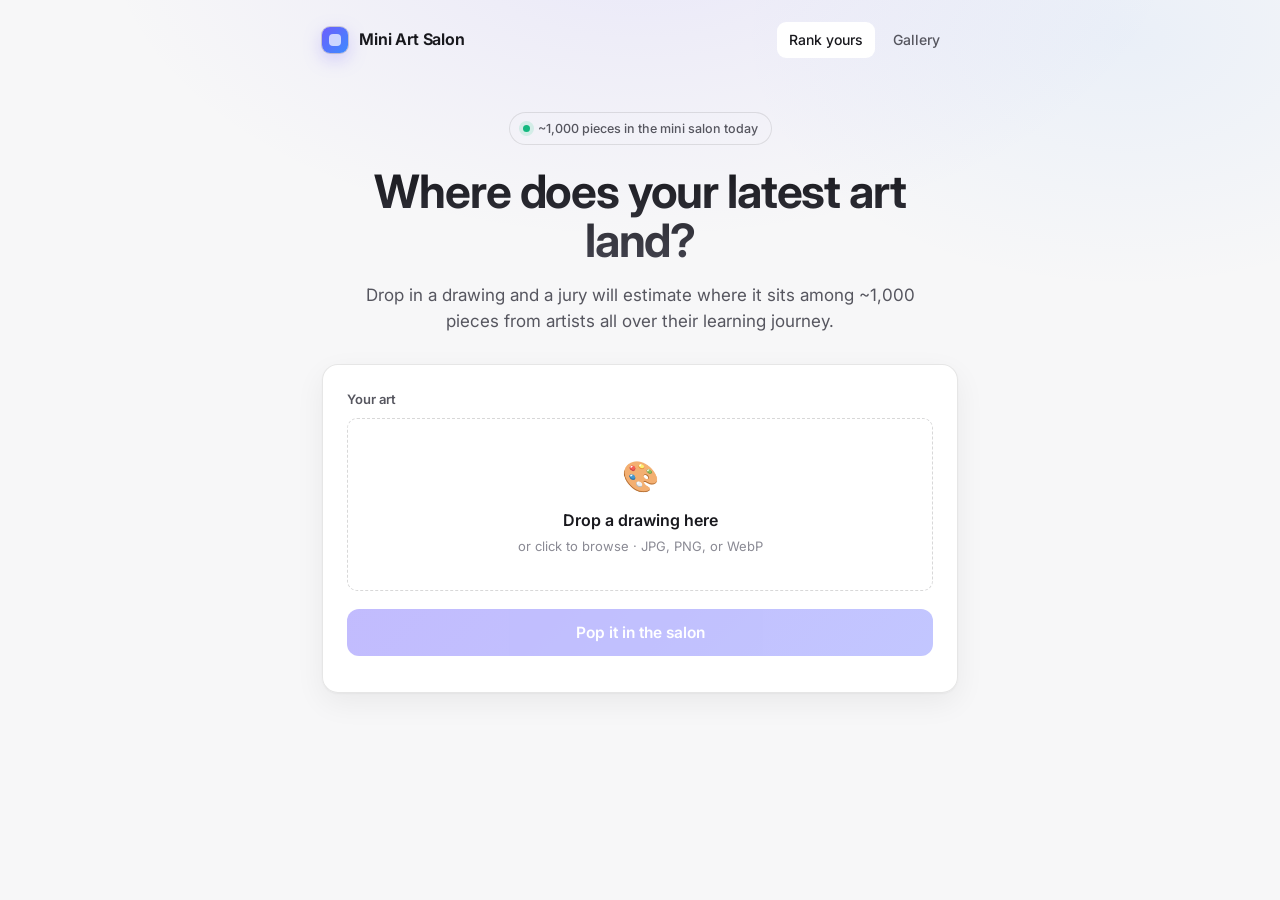
<file: reddit_art_ranker_cloud/frontend/index.html>
<!doctype html>
<html lang="en">
<head>
<meta charset="utf-8">
<meta name="viewport" content="width=device-width, initial-scale=1">
<title>Mini Art Salon · Get a sense where your latest art stacks up</title>
<meta name="description" content="Drop in a drawing and a jury will estimate where it sits among ~1,000 pieces from artists all over their learning journey.">
<link rel="preconnect" href="https://fonts.googleapis.com">
<link rel="preconnect" href="https://fonts.gstatic.com" crossorigin>
<link href="https://fonts.googleapis.com/css2?family=Inter:wght@400;500;600;680&display=swap" rel="stylesheet">
<link rel="icon" type="image/svg+xml" href="favicon.svg">
<link rel="stylesheet" href="style.css">
</head>
<body>
<div class="wrap narrow">

  <nav class="nav">
    <a class="brand" href="index.html"><span class="dot"></span> Mini Art Salon</a>
    <div class="nav-links">
      <a href="index.html" class="active">Rank yours</a>
      <a href="gallery.html">Gallery</a>
      <span class="auth-slot"></span>
    </div>
  </nav>

  <header class="hero">
    <span class="pill"><span class="blink"></span> ~1,000 pieces in the mini salon today</span>
    <h1>Where does your latest art land?</h1>
    <p class="lede">Drop in a drawing and a jury will estimate where it sits among ~1,000 pieces from artists all over their learning journey.</p>
  </header>

  <!-- ── Submit ── -->
  <div class="panel" id="form-card">
    <span class="label">Your art</span>
    <label class="drop" id="drop" for="file">
      <input type="file" id="file" accept="image/jpeg,image/png,image/webp" hidden>
      <img id="preview" alt="">
      <div id="drop-text">
        <div class="ico">🎨</div>
        <div class="big">Drop a drawing here</div>
        <div class="small">or click to browse · JPG, PNG, or WebP</div>
      </div>
    </label>
    <button class="btn" id="go" disabled>Pop it in the salon</button>
    <p id="form-msg" class="status"></p>
  </div>

  <!-- ── Progress ── -->
  <div class="panel hidden" id="progress-card">
    <div class="progress">
      <div class="spinner"></div>
      <div class="msg" id="progress-msg">Walking it into the salon…</div>
      <div class="sub" id="progress-sub">This usually takes a minute or so. Hang tight!</div>
      <div class="track"><i id="track-fill" style="width:6%"></i></div>
    </div>
  </div>

  <!-- ── Result ── -->
  <div class="hidden" id="result-card"></div>

</div>

<script src="config.js"></script>
<script src="app.js"></script>
<script src="auth.js"></script>
<script src="https://accounts.google.com/gsi/client" async defer></script>
<script>
// Live API (set in config.js). Override via window.API_URL.
const API_URL = window.API_URL || "https://gt5jcvia2l.execute-api.us-east-1.amazonaws.com";
// v2 runs a single, fixed pool — no picker, no pool references in the UI.
const POOL = "learntodraw";

const $ = (id) => document.getElementById(id);
let selectedFile = null;

// ── file picking (click + drag/drop) ──
function setFile(f) {
  if (!f || !/^image\/(jpeg|png|webp)$/.test(f.type)) {
    $("form-msg").innerHTML = `<span class="err">That doesn’t look like a JPG, PNG, or WebP image.</span>`;
    return;
  }
  selectedFile = f;
  $("form-msg").textContent = "";
  const img = $("preview");
  img.src = URL.createObjectURL(f);
  img.style.display = "block";
  $("drop-text").classList.add("hidden");
  $("drop").classList.add("has-image");
  $("go").disabled = false;
}

$("file").addEventListener("change", (e) => setFile(e.target.files[0]));

const drop = $("drop");
["dragenter", "dragover"].forEach(ev => drop.addEventListener(ev, (e) => {
  e.preventDefault(); drop.classList.add("over");
}));
["dragleave", "drop"].forEach(ev => drop.addEventListener(ev, (e) => {
  e.preventDefault(); drop.classList.remove("over");
}));
drop.addEventListener("drop", (e) => {
  if (e.dataTransfer.files && e.dataTransfer.files[0]) setFile(e.dataTransfer.files[0]);
});

$("go").addEventListener("click", submit);

// apiJson, esc, ordinal, rangeBar, openLightbox, openComparison come from app.js.

async function submit() {
  $("go").disabled = true;
  $("form-card").classList.add("hidden");
  $("progress-card").classList.remove("hidden");
  const setMsg = (m, sub) => {
    $("progress-msg").textContent = m;
    if (sub != null) $("progress-sub").textContent = sub;
  };
  const setBar = (pct) => $("track-fill").style.width = Math.max(6, Math.min(100, pct)) + "%";

  try {
    setMsg("Uploading your piece…", "Sending it over to the salon.");
    setBar(12);
    const up = await apiJson(`${API_URL}/uploads`, {
      method: "POST", headers: { "Content-Type": "application/json" },
      body: JSON.stringify({ content_type: selectedFile.type }),
    });

    const put = await fetch(up.upload_url, {
      method: "PUT", headers: { "Content-Type": selectedFile.type }, body: selectedFile,
    });
    if (!put.ok) throw new Error(`upload failed (${put.status})`);
    setBar(22);

    // Single fixed pool; no title is collected or shown. When signed in, attach
    // the Google token so the finished result is saved to the user's salon.
    const subHeaders = { "Content-Type": "application/json" };
    const tok = window.MAS_AUTH && MAS_AUTH.token();
    if (tok) subHeaders["Authorization"] = "Bearer " + tok;
    const sub = await apiJson(`${API_URL}/submissions`, {
      method: "POST", headers: subHeaders,
      body: JSON.stringify({ pool: POOL, image_key: up.image_key }),
    });

    await poll(sub.job_id, setMsg, setBar);
  } catch (e) {
    $("progress-card").innerHTML =
      `<p class="err">Hmm, something hiccuped: ${esc(e.message)}</p>
       <button class="btn ghost" onclick="location.reload()">Try again</button>`;
  }
}

async function poll(jobId, setMsg, setBar) {
  for (let i = 0; i < 240; i++) {
    const job = await apiJson(`${API_URL}/submissions/${jobId}`);
    if (job.status === "running" && job.progress?.round) {
      const { round, total } = job.progress;
      setMsg(`The jury’s having a look… round ${round} of ${total}`,
             "Comparing your piece against real submissions, a handful at a time.");
      setBar(25 + (round / total) * 70);
    } else if (job.status === "queued") {
      setMsg("Gathering the jury…", "Almost there.");
      setBar(18);
    } else if (job.status === "done") {
      setBar(100);
      return render(job.result, jobId);
    } else if (job.status === "error") {
      throw new Error(job.error || "the jury got stuck");
    }
    await new Promise(r => setTimeout(r, 1500));
  }
  throw new Error("this is taking longer than expected — try again in a bit");
}

let currentJobId = null;

// The list of jury rounds, each opening a detail modal.
function comparisonsHtml(res) {
  const cs = res.comparisons || [];
  if (!cs.length) return "";
  const faced = (cs[0].size || 1) - 1;
  return `
    <h2 class="section-h">How the jury saw it <span class="muted">· ${cs.length} rounds</span></h2>
    <p class="muted">Each round, your piece was set beside ${faced} others and ranked. The note
      is what the jury said about your piece that round — open details to read the rest of the group.</p>
    <div class="cmp-list">${cs.map(c => `
      <div class="cmp-entry">
        <div class="cmp-row">
          <span class="info">Round <b>${c.cmp_id}</b>${c.phase ? ` · ${esc(c.phase)}` : ""} ·
            ${c.flagged_not_art
              ? `<span class="na">set aside</span>`
              : `placed <b>${c.rank ?? "—"}/${c.size}</b>`}</span>
          ${rangeBar(c.min_pctl, c.max_pctl, res.not_art ? null : res.percentile, c.avg_pctl)}
          <a href="#" data-cmp="${c.cmp_id}">details ›</a>
        </div>
        <div class="cmp-rationale" data-rat="${c.cmp_id}"></div>
      </div>`).join("")}</div>`;
}

// Pull each round's note for YOUR piece (the candidate) and show it inline.
// Cached via fetchComparison so the details modal opens instantly afterward.
function loadOwnRationales(res) {
  (res.comparisons || []).forEach(async (c) => {
    const el = document.querySelector(`#result-card .cmp-rationale[data-rat="${c.cmp_id}"]`);
    if (!el) return;
    try {
      const detail = await fetchComparison(`${API_URL}/submissions/${currentJobId}/comparisons/${c.cmp_id}`);
      const me = (detail.members || []).find((m) => m.is_candidate);
      if (me && me.rationale) el.innerHTML = `“${esc(me.rationale)}”`;
      else el.remove();
    } catch (_) { el.remove(); }
  });
}

function render(res, jobId) {
  currentJobId = jobId;
  $("progress-card").classList.add("hidden");
  const card = $("result-card");
  card.classList.remove("hidden");

  // The jury didn't score it (read as an unfinished sketch every round). No fake
  // percentile — explain gently and invite a finished piece.
  if (res.not_art) {
    card.innerHTML = `
      <div class="panel">
        <div class="result-hero">
          <img class="art zoomable" src="${res.image_url}" data-cap="${esc("Your piece")}">
          <div class="body">
            <div class="headline">${esc(res.headline.headline)}</div>
            <div class="subline" style="margin-top:6px">${esc(res.headline.subline)}</div>
            ${res.not_art_reason ? `<div class="feedback"><b>What the jury said:</b><br>${esc(res.not_art_reason)}</div>` : ""}
            <p class="muted" style="margin-top:12px">Tip: a finished, clearly photographed
              drawing or painting gets a spot on the wall.</p>
          </div>
        </div>
        ${comparisonsHtml(res)}
        ${salonNote()}
        <button class="btn ghost" style="margin-top:18px" onclick="location.reload()">↑ Try another piece</button>
      </div>`;
    wireResult();
    loadOwnRationales(res);
    return;
  }

  const cap = esc(`Your piece — ${ordinal(res.percentile)} percentile`
    + (res.feedback ? `. ${res.feedback}` : ""));
  card.innerHTML = `
    <div class="panel">
      <div class="result-hero">
        <img class="art zoomable" src="${res.image_url}" data-cap="${cap}">
        <div class="body">
          <div class="headline">${esc(res.headline.headline)}</div>
          <div class="score">${res.percentile}<sup>${ordinalSuffix(res.percentile)}</sup></div>
          <div class="score-label">percentile in the salon</div>
          <div class="meter"><div class="grad"></div>
            <div class="mark" style="left:calc(${res.percentile}% - 2px)"></div></div>
          <div class="subline" style="margin-top:10px">${esc(res.headline.subline)}</div>
        </div>
      </div>
      ${res.feedback ? `<div class="feedback"><b>What the jury said:</b><br>${esc(res.feedback)}</div>` : ""}
      ${comparisonsHtml(res)}
      ${salonNote()}
      <button class="btn ghost" style="margin-top:18px" onclick="location.reload()">↑ Rank another piece</button>
    </div>`;
  wireResult();
  loadOwnRationales(res);
}

// Signed-in submissions are saved to the user's salon by the worker; point them to it.
function salonNote() {
  return (window.MAS_AUTH && MAS_AUTH.user())
    ? `<p class="muted" style="margin-top:16px">✓ Saved to your salon — <a href="mysalon.html">see your pieces over time ›</a></p>`
    : "";
}

function ordinalSuffix(n) {
  const s = ["th", "st", "nd", "rd"], v = n % 100;
  return s[(v - 20) % 10] || s[v] || s[0];
}

function wireResult() {
  document.querySelectorAll('#result-card a[data-cmp]').forEach(a =>
    a.addEventListener("click", (e) => {
      e.preventDefault();
      openComparison(`${API_URL}/submissions/${currentJobId}/comparisons/${a.dataset.cmp}`,
                     { pool: POOL });
    }));
}

$("result-card").addEventListener("click", (e) => {
  const img = e.target.closest("img.zoomable");
  if (img) openLightbox(img.src, escapeHtml(img.getAttribute("data-cap") || ""));
});
</script>
</body>
</html>
</file>
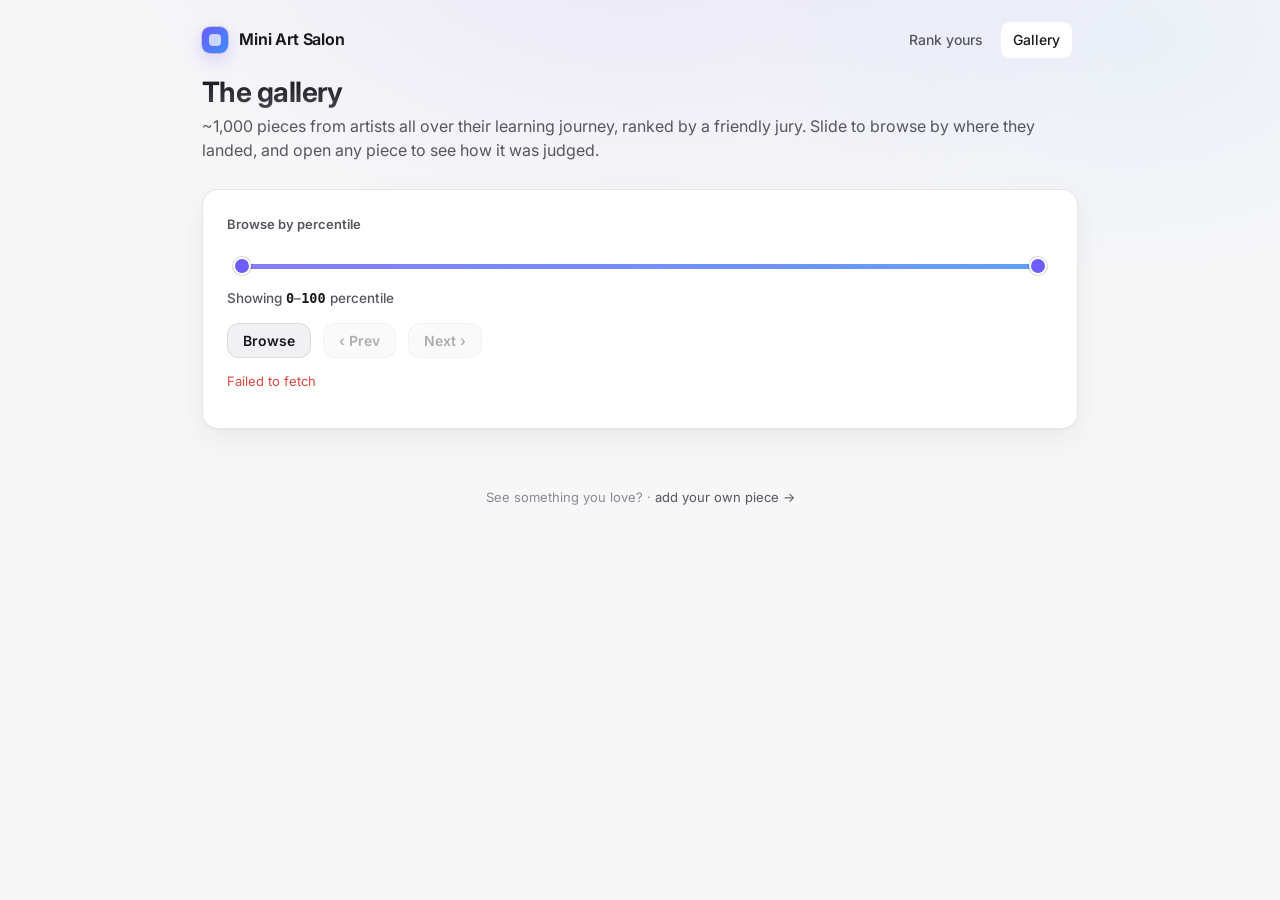
<file: reddit_art_ranker_cloud/frontend/gallery.html>
<!doctype html>
<html lang="en">
<head>
<meta charset="utf-8">
<meta name="viewport" content="width=device-width, initial-scale=1">
<title>Gallery · Mini Art Salon</title>
<meta name="description" content="Wander ~1,000 pieces from artists at every stage of their learning journey — filter by where they landed and peek at how the jury judged each one.">
<link rel="preconnect" href="https://fonts.googleapis.com">
<link rel="preconnect" href="https://fonts.gstatic.com" crossorigin>
<link href="https://fonts.googleapis.com/css2?family=Inter:wght@400;500;600;680&display=swap" rel="stylesheet">
<link rel="icon" type="image/svg+xml" href="favicon.svg">
<link rel="stylesheet" href="style.css">
</head>
<body>
<div class="wrap">

  <nav class="nav">
    <a class="brand" href="index.html"><span class="dot"></span> Mini Art Salon</a>
    <div class="nav-links">
      <a href="index.html">Rank yours</a>
      <a href="gallery.html" class="active">Gallery</a>
      <span class="auth-slot"></span>
    </div>
  </nav>

  <h1 class="page-title">The gallery</h1>
  <p class="page-sub">~1,000 pieces from artists all over their learning journey, ranked by a friendly
    jury. Slide to browse by where they landed, and open any piece to see how it was judged.</p>

  <div class="panel">
    <span class="label">Browse by percentile</span>
    <div class="toolbar">
      <div class="range-wrap">
        <div class="range-track"></div>
        <div class="range-fill" id="fill"></div>
        <input type="range" id="lo" min="0" max="100" value="0">
        <input type="range" id="hi" min="0" max="100" value="100">
      </div>
    </div>
    <div class="range-readout">Showing <b id="loOut">0</b>–<b id="hiOut">100</b><sup></sup> percentile</div>
    <div class="toolbar" style="margin-top:14px">
      <button class="btn ghost" id="load">Browse</button>
      <button class="btn ghost" id="prev" disabled>‹ Prev</button>
      <button class="btn ghost" id="next" disabled>Next ›</button>
      <span class="pageinfo" id="pageInfo"></span>
    </div>
    <p class="muted" id="msg"></p>
  </div>

  <div class="grid" id="results"></div>

  <footer class="foot">
    See something you love? · <a href="index.html">add your own piece →</a>
  </footer>
</div>

<script src="config.js"></script>
<script src="app.js"></script>
<script src="auth.js"></script>
<script src="https://accounts.google.com/gsi/client" async defer></script>
<script>
const API_URL = window.API_URL || "https://gt5jcvia2l.execute-api.us-east-1.amazonaws.com";
const POOL = "learntodraw";
const $ = (id) => document.getElementById(id);
const PAGE = 24;
let offset = 0, total = 0;

// ── dual slider ──
const lo = $("lo"), hi = $("hi");
function syncSlider() {
  let a = +lo.value, b = +hi.value;
  if (a > b) { [a, b] = [b, a]; }
  $("loOut").textContent = a;
  $("hiOut").textContent = b;
  $("fill").style.left = a + "%";
  $("fill").style.width = (b - a) + "%";
}
lo.addEventListener("input", syncSlider);
hi.addEventListener("input", syncSlider);
function rangeVals() {
  const a = +lo.value, b = +hi.value;
  return a <= b ? [a, b] : [b, a];
}

async function browse() {
  const [min, max] = rangeVals();
  $("msg").textContent = "Loading…";
  try {
    const data = await apiJson(
      `${API_URL}/pools/${POOL}/pieces?min=${min}&max=${max}&offset=${offset}&limit=${PAGE}`);
    total = data.total;
    renderPieces(data.pieces);
    const from = total ? offset + 1 : 0;
    const to = Math.min(offset + PAGE, total);
    $("pageInfo").textContent = total ? `${from}–${to} of ${total}` : "";
    $("prev").disabled = offset <= 0;
    $("next").disabled = offset + PAGE >= total;
    $("msg").textContent = total ? "" : "No pieces in this range — try widening it.";
  } catch (e) {
    $("msg").innerHTML = `<span class="err">${esc(e.message)}</span>`;
  }
}

function renderPieces(pieces) {
  const root = $("results");
  root.innerHTML = "";
  pieces.forEach(p => {
    const el = document.createElement("div");
    el.className = "tile";
    el.innerHTML = `
      <img class="thumb" src="${p.image_url || ""}" alt="" loading="lazy">
      <div class="info">
        <div class="pctl">${p.percentile}<sup>${ordinalSuffix(p.percentile)}</sup></div>
        <div class="rank-badge">percentile in the salon</div>
        <div class="links">
          <a href="piece.html?id=${encodeURIComponent(p.piece_id)}">where it landed ›</a>
        </div>
      </div>`;
    el.querySelector(".thumb").addEventListener("click", () => openLightbox(p.image_url,
      `<b>a salon piece</b><br><span class="pct">${ordinal(p.percentile)}</span> percentile in the salon`));
    root.appendChild(el);
  });
}

function ordinalSuffix(n) {
  const s = ["th", "st", "nd", "rd"], v = n % 100;
  return s[(v - 20) % 10] || s[v] || s[0];
}

$("load").addEventListener("click", () => { offset = 0; browse(); });
$("prev").addEventListener("click", () => { offset = Math.max(0, offset - PAGE); browse(); });
$("next").addEventListener("click", () => { offset += PAGE; browse(); });

syncSlider();
browse();
</script>
</body>
</html>
</file>
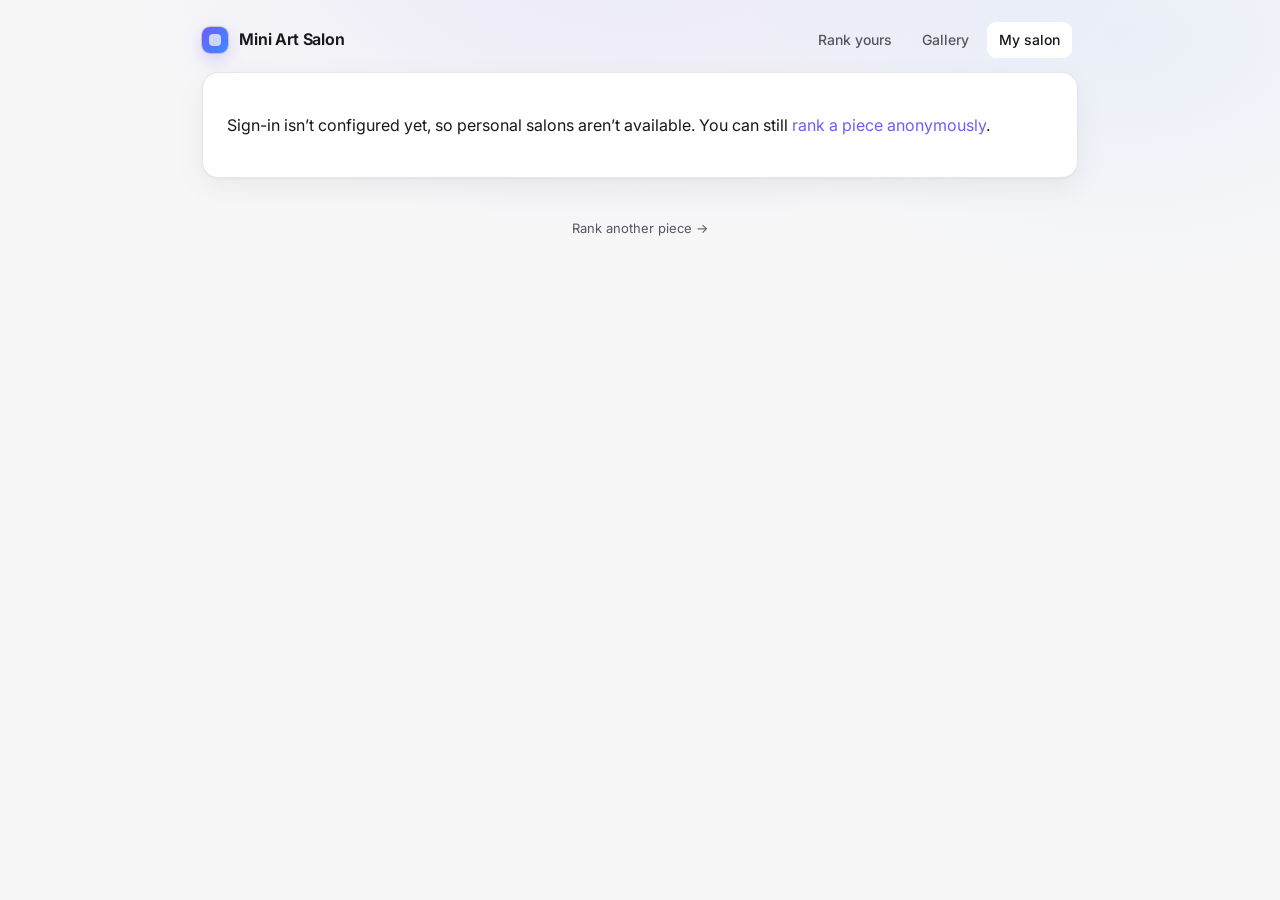
<file: reddit_art_ranker_cloud/frontend/mysalon.html>
<!doctype html>
<html lang="en">
<head>
<meta charset="utf-8">
<meta name="viewport" content="width=device-width, initial-scale=1">
<title>My salon · Mini Art Salon</title>
<meta name="description" content="Your own mini salon — every piece you've submitted, where the jury placed it, and how your work is tracking over time.">
<link rel="preconnect" href="https://fonts.googleapis.com">
<link rel="preconnect" href="https://fonts.gstatic.com" crossorigin>
<link href="https://fonts.googleapis.com/css2?family=Inter:wght@400;500;600;680&display=swap" rel="stylesheet">
<link rel="icon" type="image/svg+xml" href="favicon.svg">
<link rel="stylesheet" href="style.css">
</head>
<body>
<div class="wrap">

  <nav class="nav">
    <a class="brand" href="index.html"><span class="dot"></span> Mini Art Salon</a>
    <div class="nav-links">
      <a href="index.html">Rank yours</a>
      <a href="gallery.html">Gallery</a>
      <a href="mysalon.html" class="active">My salon</a>
      <span class="auth-slot"></span>
    </div>
  </nav>

  <div id="root"><p class="muted">Loading…</p></div>

  <footer class="foot"><a href="index.html">Rank another piece →</a></footer>
</div>

<script src="config.js"></script>
<script src="app.js"></script>
<script src="auth.js"></script>
<script src="https://accounts.google.com/gsi/client" async defer></script>
<script>
const API_URL = window.API_URL || "https://gt5jcvia2l.execute-api.us-east-1.amazonaws.com";
const POOL = "learntodraw";
const $ = (id) => document.getElementById(id);

function ordinalSuffix(n) {
  const s = ["th", "st", "nd", "rd"], v = n % 100;
  return s[(v - 20) % 10] || s[v] || s[0];
}
function fmtDate(iso) {
  if (!iso) return "";
  const d = new Date(iso);
  return isNaN(d) ? "" : d.toLocaleDateString(undefined, { month: "short", day: "numeric", year: "numeric" });
}

// ── render is driven by auth state: signed out -> sign-in prompt; signed in ->
// load the salon. MAS_AUTH.onChange fires now and on every sign in/out. ──
// onChange fires immediately with the current user and again on every sign
// in/out, so this is the single source of truth for what the page shows.
let booted = false;
MAS_AUTH.onChange((user) => {
  if (!window.GOOGLE_CLIENT_ID) return renderDisabled();
  if (!user) return renderSignedOut();
  if (!booted) { booted = true; loadSalon(user); }
});

function renderDisabled() {
  booted = false;
  $("root").innerHTML = `<div class="panel"><p>Sign-in isn’t configured yet, so personal salons
    aren’t available. You can still <a href="index.html">rank a piece anonymously</a>.</p></div>`;
}

function renderSignedOut() {
  booted = false;
  $("root").innerHTML = `
    <header class="hero" style="padding:30px 0 18px">
      <h1>Your own mini salon</h1>
      <p class="lede">Sign in to keep every piece you submit — its placement, the jury’s notes,
        and how your work tracks over time.</p>
    </header>
    <div class="panel" style="text-align:center">
      <span class="label" style="text-align:center">Sign in to continue</span>
      <div class="auth-slot" style="display:flex;justify-content:center;margin-top:10px"></div>
    </div>`;
  // Populate the freshly-inserted .auth-slot with the Google button.
  if (window.MAS_AUTH && MAS_AUTH.refresh) MAS_AUTH.refresh();
}

async function loadSalon(user) {
  $("root").innerHTML = `<p class="muted">Gathering your salon…</p>`;
  try {
    await MAS_AUTH.authedJson(`${API_URL}/me`);           // register/refresh profile
    const data = await MAS_AUTH.authedJson(`${API_URL}/me/salon`);
    renderSalon(user, data.pieces || []);
  } catch (e) {
    $("root").innerHTML = `<div class="panel"><p class="err">Couldn’t load your salon: ${esc(e.message)}</p></div>`;
  }
}

function renderSalon(user, pieces) {
  const ranked = pieces.filter(p => !p.not_art && p.percentile != null);
  const name = (user.name || "").split(" ")[0] || "there";
  if (!pieces.length) {
    $("root").innerHTML = `
      <header class="hero" style="padding:30px 0 18px">
        <h1>Welcome, ${esc(name)}</h1>
        <p class="lede">Your salon is empty for now. Rank a piece and it’ll land here.</p>
      </header>
      <div class="panel" style="text-align:center">
        <a class="btn" style="max-width:280px;margin:0 auto" href="index.html">Pop a piece in the salon</a>
      </div>`;
    return;
  }

  $("root").innerHTML = `
    <header class="hero" style="padding:30px 0 14px">
      <h1>${esc(name)}’s salon</h1>
      <p class="lede">${pieces.length} piece${pieces.length === 1 ? "" : "s"} ·
        ${ranked.length ? `best placement <b>${ordinal(Math.max.apply(null, ranked.map(p => p.percentile)))}</b> percentile` : "none ranked yet"}</p>
    </header>
    ${trendPanel(ranked)}
    <div class="grid" id="salon-grid"></div>`;

  const grid = $("salon-grid");
  pieces.forEach(p => {
    const el = document.createElement("div");
    el.className = "tile";
    const placed = p.not_art || p.percentile == null;
    el.innerHTML = `
      <img class="thumb" src="${p.image_url || ""}" alt="" loading="lazy">
      <div class="info">
        ${placed
          ? `<div class="pctl" style="font-size:16px">Set aside</div>`
          : `<div class="pctl">${p.percentile}<sup>${ordinalSuffix(p.percentile)}</sup></div>`}
        <div class="rank-badge">${placed ? "not ranked" : "percentile in the salon"} · ${esc(fmtDate(p.submitted_at))}</div>
        <div class="links">
          <a href="#" data-piece="${esc(p.piece_id)}">view ›</a>
          <a href="#" class="del" data-del="${esc(p.piece_id)}" title="Remove">remove</a>
        </div>
      </div>`;
    el.querySelector(".thumb").addEventListener("click", () => openLightbox(p.image_url,
      placed ? `<b>your piece</b><br>set aside this time` :
      `<b>your piece</b><br><span class="pct">${ordinal(p.percentile)}</span> percentile in the salon`));
    el.querySelector("[data-piece]").addEventListener("click", (e) => { e.preventDefault(); viewPiece(p.piece_id); });
    el.querySelector("[data-del]").addEventListener("click", (e) => { e.preventDefault(); delPiece(p.piece_id, el); });
    grid.appendChild(el);
  });
}

// ── percentile-over-time: a tiny inline SVG sparkline of placements, oldest to
// newest. No chart library — just a polyline + dots over a 0–100 band. ──
function trendPanel(ranked) {
  if (ranked.length < 2) return "";
  const pts = ranked.slice().sort((a, b) => (a.submitted_at || "").localeCompare(b.submitted_at || ""));
  const W = 560, H = 120, padX = 8, padY = 12;
  const n = pts.length;
  const x = (i) => padX + (i * (W - 2 * padX)) / (n - 1);
  const y = (v) => padY + (1 - v / 100) * (H - 2 * padY);
  const line = pts.map((p, i) => `${i ? "L" : "M"}${x(i).toFixed(1)},${y(p.percentile).toFixed(1)}`).join(" ");
  const dots = pts.map((p, i) =>
    `<circle cx="${x(i).toFixed(1)}" cy="${y(p.percentile).toFixed(1)}" r="3.5"></circle>`).join("");
  return `
    <div class="panel trend">
      <span class="label">Your placements over time</span>
      <svg viewBox="0 0 ${W} ${H}" class="spark" preserveAspectRatio="none" role="img" aria-label="percentile over time">
        <line x1="${padX}" y1="${y(50)}" x2="${W - padX}" y2="${y(50)}" class="mid"></line>
        <path d="${line}" class="ln" fill="none"></path>
        ${dots}
      </svg>
      <div class="trend-axis"><span>oldest</span><span>newest</span></div>
    </div>`;
}

// ── one piece's full detail: hero + feedback + the jury rounds (each opens the
// shared comparison modal, loaded with an authed fetch since salons are private). ──
async function viewPiece(pieceId) {
  $("root").innerHTML = `<p class="muted">Loading piece…</p>`;
  let p;
  try {
    p = await MAS_AUTH.authedJson(`${API_URL}/me/salon/${encodeURIComponent(pieceId)}`);
  } catch (e) {
    $("root").innerHTML = `<div class="panel"><p class="err">Couldn’t load: ${esc(e.message)}</p>
      <button class="btn ghost" onclick="location.reload()">← Back to salon</button></div>`;
    return;
  }
  const summary = p.comparisons || [];
  const placed = p.not_art || p.percentile == null;
  $("root").innerHTML = `
    <p class="crumb"><a href="#" id="back">‹ My salon</a></p>
    <div class="panel">
      <div class="result-hero">
        <img id="hero-img" class="art zoomable" src="${p.image_url || ""}" alt="">
        <div class="body">
          <div class="headline">${esc(p.headline && p.headline.headline || "Your piece")}</div>
          ${placed ? `<div class="subline" style="margin-top:8px">${esc(p.headline && p.headline.subline || "The jury set this one aside.")}</div>`
            : `<div class="score">${p.percentile}<sup>${ordinalSuffix(p.percentile)}</sup></div>
               <div class="score-label">percentile in the salon</div>
               <div class="meter"><div class="grad"></div>
                 <div class="mark" style="left:calc(${p.percentile}% - 2px)"></div></div>`}
          <div class="subline" style="margin-top:10px">Submitted ${esc(fmtDate(p.submitted_at))}</div>
        </div>
      </div>
      ${p.feedback ? `<div class="feedback"><b>What the jury said:</b><br>${esc(p.feedback)}</div>` : ""}
      ${summary.length ? `
        <h2 class="section-h">How the jury saw it <span class="muted">· ${summary.length} rounds</span></h2>
        <div class="cmp-list">${summary.map(c => `
          <div class="cmp-entry"><div class="cmp-row">
            <span class="info">Round <b>${c.cmp_id}</b>${c.phase ? ` · ${esc(c.phase)}` : ""} ·
              ${c.flagged_not_art ? `<span class="na">set aside</span>` : `placed <b>${c.rank ?? "—"}/${c.size}</b>`}</span>
            ${rangeBar(c.min_pctl, c.max_pctl, placed ? null : p.percentile, c.avg_pctl)}
            <a href="#" data-cmp="${c.cmp_id}">details ›</a>
          </div></div>`).join("")}</div>` : ""}
      <div style="display:flex;gap:10px;margin-top:18px;flex-wrap:wrap">
        <button class="btn ghost" id="back2">← Back to salon</button>
        <button class="btn ghost" id="del" style="color:var(--bad)">Remove from salon</button>
      </div>
    </div>`;

  $("hero-img").addEventListener("click", () => openLightbox(p.image_url, `<b>your piece</b>`));
  const back = () => { booted = false; const u = MAS_AUTH.user(); if (u) { booted = true; loadSalon(u); } };
  $("back").addEventListener("click", (e) => { e.preventDefault(); back(); });
  $("back2").addEventListener("click", back);
  $("del").addEventListener("click", async () => {
    if (!confirm("Remove this piece from your salon? This can’t be undone.")) return;
    try {
      await MAS_AUTH.authedJson(`${API_URL}/me/salon/${encodeURIComponent(pieceId)}`, { method: "DELETE" });
      back();
    } catch (e) { alert("Couldn’t remove: " + e.message); }
  });
  document.querySelectorAll('a[data-cmp]').forEach(a =>
    a.addEventListener("click", (e) => {
      e.preventDefault();
      openComparison(`${API_URL}/me/salon/${encodeURIComponent(pieceId)}/comparisons/${a.dataset.cmp}`,
        { pool: POOL, fetcher: (url) => MAS_AUTH.authedJson(url) });
    }));
}

async function delPiece(pieceId, el) {
  if (!confirm("Remove this piece from your salon? This can’t be undone.")) return;
  try {
    await MAS_AUTH.authedJson(`${API_URL}/me/salon/${encodeURIComponent(pieceId)}`, { method: "DELETE" });
    el.remove();
  } catch (e) { alert("Couldn’t remove: " + e.message); }
}
</script>
</body>
</html>
</file>
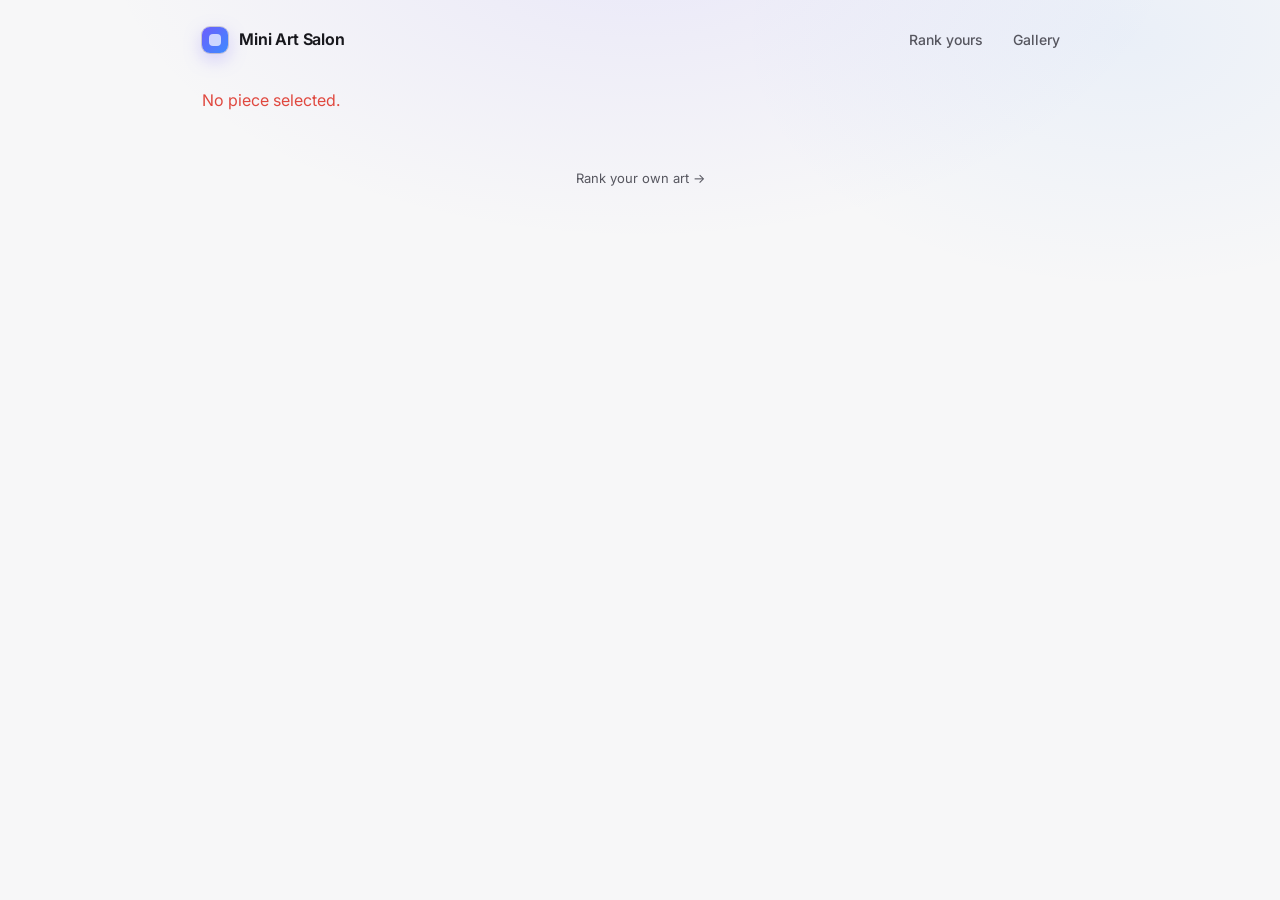
<file: reddit_art_ranker_cloud/frontend/piece.html>
<!doctype html>
<html lang="en">
<head>
<meta charset="utf-8">
<meta name="viewport" content="width=device-width, initial-scale=1">
<title>A work of art · Mini Art Salon</title>
<link rel="preconnect" href="https://fonts.googleapis.com">
<link rel="preconnect" href="https://fonts.gstatic.com" crossorigin>
<link href="https://fonts.googleapis.com/css2?family=Inter:wght@400;500;600;680&display=swap" rel="stylesheet">
<link rel="icon" type="image/svg+xml" href="favicon.svg">
<link rel="stylesheet" href="style.css">
</head>
<body>
<div class="wrap">

  <nav class="nav">
    <a class="brand" href="index.html"><span class="dot"></span> Mini Art Salon</a>
    <div class="nav-links">
      <a href="index.html">Rank yours</a>
      <a href="gallery.html">Gallery</a>
      <span class="auth-slot"></span>
    </div>
  </nav>

  <div id="root"><p class="muted">Loading…</p></div>

  <footer class="foot"><a href="index.html">Rank your own art →</a></footer>
</div>

<script src="config.js"></script>
<script src="app.js"></script>
<script src="auth.js"></script>
<script src="https://accounts.google.com/gsi/client" async defer></script>
<script>
const API_URL = window.API_URL || "https://gt5jcvia2l.execute-api.us-east-1.amazonaws.com";
const POOL = "learntodraw";
const $ = (id) => document.getElementById(id);
const PIECE = new URLSearchParams(location.search).get("id");
let piece = null;

async function load() {
  if (!PIECE) {
    $("root").innerHTML = `<p class="err">No piece selected.</p>`;
    return;
  }
  try {
    piece = await apiJson(`${API_URL}/pools/${POOL}/pieces/${PIECE}`);
    render();
  } catch (e) {
    $("root").innerHTML = `<p class="err">Couldn’t load this piece: ${esc(e.message)}</p>`;
  }
}

function ordinalSuffix(n) {
  const s = ["th", "st", "nd", "rd"], v = n % 100;
  return s[(v - 20) % 10] || s[v] || s[0];
}

function render() {
  const p = piece;
  const summary = p.comparisons_summary || [];
  $("root").innerHTML = `
    <div class="panel">
      <div class="result-hero">
        <img id="hero-img" class="art zoomable" src="${p.image_url || ""}" alt="">
        <div class="body">
          <div class="headline">A piece from the salon</div>
          <div class="score">${p.percentile}<sup>${ordinalSuffix(p.percentile)}</sup></div>
          <div class="score-label">percentile in the salon</div>
          <div class="meter"><div class="grad"></div>
            <div class="mark" style="left:calc(${p.percentile}% - 2px)"></div></div>
          <div class="stats">
            <div class="stat"><div class="k">Percentile</div><div class="v">${ordinal(p.percentile)}</div></div>
            <div class="stat"><div class="k">Rounds judged</div><div class="v">${summary.length}</div></div>
          </div>
        </div>
      </div>

      <h2 class="section-h">How the jury saw it <span class="muted">· ${summary.length} rounds</span></h2>
      <p class="muted">Each row is one round this piece was judged in. The bar shows the
        percentile range of that group; the marker is where this piece sat. The note is
        what the jury said about this piece that round — open details to read the rest of the group.</p>
      <div class="cmp-list">${summary.map(c => `
        <div class="cmp-entry">
          <div class="cmp-row">
            <span class="info">Round <b>${c.cmp_id}</b> · placed <b>${c.rank ?? "—"}/${c.size}</b></span>
            ${rangeBar(c.min_pctl, c.max_pctl, p.percentile, c.avg_pctl)}
            <a href="#" data-cmp="${c.cmp_id}">details ›</a>
          </div>
          <div class="cmp-rationale" data-rat="${c.cmp_id}"></div>
        </div>`).join("")}</div>
    </div>`;

  $("hero-img").addEventListener("click", () => openLightbox(p.image_url,
    `<b>a salon piece</b><br><span class="pct">${ordinal(p.percentile)}</span> percentile in the salon`));
  document.querySelectorAll('a[data-cmp]').forEach(a =>
    a.addEventListener("click", (e) => {
      e.preventDefault();
      openComparison(`${API_URL}/pools/${POOL}/comparisons/${a.dataset.cmp}`,
                     { pool: POOL, currentPieceId: PIECE });
    }));
  loadRationales(summary);
}

// Pull each round's note for THIS piece and show it inline. Uses the cached
// fetchComparison so opening "details" afterward is instant. The other pieces'
// notes still live behind the details modal.
function loadRationales(summary) {
  summary.forEach(async (c) => {
    const el = document.querySelector(`.cmp-rationale[data-rat="${c.cmp_id}"]`);
    if (!el) return;
    try {
      const detail = await fetchComparison(`${API_URL}/pools/${POOL}/comparisons/${c.cmp_id}`);
      const me = (detail.members || []).find((m) => m.piece_id === PIECE);
      if (me && me.rationale) el.innerHTML = `“${escapeHtml(me.rationale)}”`;
      else el.remove();
    } catch (_) { el.remove(); }
  });
}

load();
</script>
</body>
</html>
</file>
<file: reddit_art_ranker_cloud/frontend/style.css>
/* ── Mini Art Salon · v2 ──────────────────────────────────────────────────────
   A clean, dark, OpenRouter-flavored design system shared by index.html,
   gallery.html, and piece.html. Type is Inter; numbers are tabular monospace.
   Everything is anonymous — no piece titles, no outside source links. */

:root {
  --bg:          #f7f7f8;
  --bg-soft:     #ffffff;
  --panel:       #ffffff;
  --panel-2:     #f1f1f4;
  --panel-hover: #ececef;
  --border:      rgba(13,13,18,.10);
  --border-2:    rgba(13,13,18,.16);

  --text:        #18181d;
  --text-dim:    #56565f;
  --text-faint:  #8a8a94;

  --accent:      #6d5efc;
  --accent-2:    #3d8bff;
  --accent-soft: rgba(109,94,252,.08);
  --accent-line: rgba(109,94,252,.24);
  --good:        #14b87f;
  --warn:        #e0a400;
  --bad:         #e0483f;

  --radius:      16px;
  --radius-sm:   10px;
  --mono:        ui-monospace, "SF Mono", "JetBrains Mono", "Cascadia Code", Menlo, Consolas, monospace;
  --sans:        "Inter", -apple-system, "Segoe UI", system-ui, sans-serif;
  --shadow:      0 1px 2px rgba(13,13,18,.04), 0 10px 30px rgba(13,13,18,.06);
}

* { box-sizing: border-box; }

html { -webkit-text-size-adjust: 100%; }

body {
  margin: 0;
  font-family: var(--sans);
  color: var(--text);
  background: var(--bg);
  line-height: 1.55;
  -webkit-font-smoothing: antialiased;
  text-rendering: optimizeLegibility;
  /* soft violet glow up top, like the OpenRouter hero */
  background-image:
    radial-gradient(900px 520px at 50% -8%, rgba(109,94,252,.10), transparent 60%),
    radial-gradient(700px 460px at 88% 4%, rgba(61,139,255,.07), transparent 55%);
  background-repeat: no-repeat;
  min-height: 100vh;
}

a { color: var(--accent); text-decoration: none; }
a:hover { color: #a99dff; }

.wrap { max-width: 920px; margin: 0 auto; padding: 0 22px; }
.wrap.narrow { max-width: 680px; }

/* ── top nav ────────────────────────────────────────────────────────────── */
.nav {
  display: flex; align-items: center; justify-content: space-between;
  padding: 22px 0 14px; gap: 16px;
}
.brand { display: flex; align-items: center; gap: 11px; font-weight: 650;
  letter-spacing: -.01em; color: var(--text); font-size: 16px; }
.brand:hover { color: var(--text); }
.brand .dot {
  width: 26px; height: 26px; border-radius: 8px; flex: 0 0 auto;
  background: linear-gradient(135deg, var(--accent), var(--accent-2));
  box-shadow: 0 0 0 1px var(--border-2), 0 6px 18px rgba(139,124,255,.35);
  position: relative;
}
.brand .dot::after {
  content: ""; position: absolute; inset: 7px;
  border-radius: 4px; background: rgba(255,255,255,.7);
}
.nav-links { display: flex; gap: 6px; align-items: center; }
.nav-links a {
  color: var(--text-dim); font-size: 14px; font-weight: 500;
  padding: 7px 12px; border-radius: 9px;
}
.nav-links a:hover { color: var(--text); background: var(--panel); }
.nav-links a.active { color: var(--text); background: var(--panel); }

/* ── auth (Google sign-in chip / button) ────────────────────────────────── */
.auth-slot { display: inline-flex; align-items: center; }
.auth-btn-holder { display: inline-flex; align-items: center; min-height: 32px; }
.auth-chip { display: inline-flex; align-items: center; gap: 8px; }
.auth-chip img { width: 26px; height: 26px; border-radius: 50%; object-fit: cover;
  border: 1px solid var(--border-2); }
.auth-chip a { color: var(--text-dim); font-size: 14px; font-weight: 500;
  padding: 7px 12px; border-radius: 9px; }
.auth-chip a:hover { color: var(--text); background: var(--panel); }
.auth-out { background: none; border: 0; cursor: pointer; color: var(--text-faint);
  font: inherit; font-size: 13px; padding: 6px 8px; border-radius: 8px; }
.auth-out:hover { color: var(--text); background: var(--panel-2); }

/* ── salon: percentile-over-time sparkline ──────────────────────────────── */
.trend { padding: 18px 22px; }
.trend .spark { width: 100%; height: 130px; display: block; margin-top: 6px; overflow: visible; }
.trend .spark .ln { stroke: var(--accent); stroke-width: 2.5; vector-effect: non-scaling-stroke;
  stroke-linecap: round; stroke-linejoin: round; }
.trend .spark circle { fill: var(--accent); }
.trend .spark .mid { stroke: var(--border-2); stroke-width: 1; stroke-dasharray: 3 4;
  vector-effect: non-scaling-stroke; }
.trend-axis { display: flex; justify-content: space-between; font-size: 12px;
  color: var(--text-faint); margin-top: 4px; }
.tile .links .del { color: var(--text-faint); }
.tile .links .del:hover { color: var(--bad); }

/* ── hero ───────────────────────────────────────────────────────────────── */
.hero { text-align: center; padding: 40px 0 30px; }
.pill {
  display: inline-flex; align-items: center; gap: 8px;
  font-size: 12.5px; color: var(--text-dim); font-weight: 500;
  padding: 6px 13px; border: 1px solid var(--border);
  border-radius: 999px; background: rgba(255,255,255,.02);
  margin-bottom: 22px;
}
.pill .blink { width: 7px; height: 7px; border-radius: 50%; background: var(--good);
  box-shadow: 0 0 0 4px rgba(70,211,154,.18); }
h1 {
  font-size: clamp(30px, 5vw, 46px); line-height: 1.07; margin: 0 0 16px;
  letter-spacing: -.025em; font-weight: 680;
  background: linear-gradient(180deg, #18181d, #44444f);
  -webkit-background-clip: text; background-clip: text; color: transparent;
}
.lede { font-size: 17px; color: var(--text-dim); max-width: 560px;
  margin: 0 auto; }
.page-title { font-size: 28px; letter-spacing: -.02em; margin: 6px 0 6px; }
.page-sub { color: var(--text-dim); margin: 0 0 26px; }

/* ── cards / panels ─────────────────────────────────────────────────────── */
.panel {
  background: linear-gradient(180deg, var(--panel), var(--bg-soft));
  border: 1px solid var(--border);
  border-radius: var(--radius);
  box-shadow: var(--shadow);
  padding: 24px;
}
.panel + .panel { margin-top: 18px; }

/* ── form / dropzone ────────────────────────────────────────────────────── */
.label { display: block; font-size: 13px; font-weight: 600; color: var(--text-dim);
  margin: 0 0 9px; }

.drop {
  display: block;
  border: 1.5px dashed var(--border-2); border-radius: var(--radius-sm);
  padding: 34px 20px; text-align: center; cursor: pointer;
  transition: border-color .15s, background .15s; background: rgba(255,255,255,.015);
}
.drop:hover, .drop.over { border-color: var(--accent-line); background: var(--accent-soft); }
.drop .ico { font-size: 30px; opacity: .85; }
.drop .big { font-weight: 600; margin: 8px 0 3px; color: var(--text); }
.drop .small { font-size: 13px; color: var(--text-faint); }
.drop.has-image { padding: 16px; }
#preview { max-width: 100%; max-height: 260px; border-radius: 8px; display: none;
  margin: 0 auto; box-shadow: 0 8px 28px rgba(0,0,0,.4); }

.btn {
  display: inline-flex; align-items: center; justify-content: center; gap: 9px;
  width: 100%; margin-top: 18px; cursor: pointer;
  font-family: var(--sans); font-size: 15.5px; font-weight: 600; color: #fff;
  padding: 14px 22px; border: 0; border-radius: 12px;
  background: linear-gradient(135deg, var(--accent), #6f78ff);
  box-shadow: 0 8px 24px rgba(139,124,255,.32), 0 1px 0 rgba(255,255,255,.18) inset;
  transition: transform .08s, box-shadow .15s, opacity .15s;
}
.btn:hover:not(:disabled) { transform: translateY(-1px); box-shadow: 0 12px 30px rgba(139,124,255,.42); }
.btn:active:not(:disabled) { transform: translateY(0); }
.btn:disabled { opacity: .42; cursor: default; box-shadow: none; }
.btn.ghost {
  width: auto; margin: 0; background: var(--panel-2); color: var(--text);
  box-shadow: 0 0 0 1px var(--border) inset; font-size: 14px; padding: 9px 16px;
}
.btn.ghost:hover:not(:disabled) { background: var(--panel-hover); transform: none; box-shadow: 0 0 0 1px var(--border-2) inset; }
.btn.ghost:disabled { opacity: .35; }

.status { color: var(--text-dim); font-size: 14px; margin: 12px 0 0; }
.err { color: var(--bad); }
.muted { color: var(--text-faint); font-size: 13px; }
.hidden { display: none !important; }

/* ── progress ───────────────────────────────────────────────────────────── */
.progress { text-align: center; padding: 38px 22px; }
.spinner {
  width: 34px; height: 34px; margin: 0 auto 18px; border-radius: 50%;
  border: 3px solid var(--border-2); border-top-color: var(--accent);
  animation: spin .8s linear infinite;
}
@keyframes spin { to { transform: rotate(360deg); } }
.progress .msg { font-size: 16px; color: var(--text); font-weight: 500; }
.progress .sub { color: var(--text-faint); font-size: 13.5px; margin-top: 6px; }
.track { height: 6px; border-radius: 4px; background: var(--panel-2); margin: 20px auto 0;
  max-width: 320px; overflow: hidden; }
.track > i { display: block; height: 100%; border-radius: 4px;
  background: linear-gradient(90deg, var(--accent), var(--accent-2)); transition: width .4s; }

/* ── result hero ────────────────────────────────────────────────────────── */
.result-hero { display: flex; gap: 24px; flex-wrap: wrap; align-items: flex-start; }
.result-hero .art {
  width: 220px; max-width: 100%; border-radius: 12px; cursor: zoom-in;
  box-shadow: 0 10px 34px rgba(0,0,0,.5); object-fit: cover;
}
.result-hero .body { flex: 1 1 280px; min-width: 0; }
.score {
  font-family: var(--mono); font-size: 76px; line-height: .95; font-weight: 600;
  letter-spacing: -.03em;
  background: linear-gradient(135deg, var(--accent), var(--accent-2));
  -webkit-background-clip: text; background-clip: text; color: transparent;
}
.score sup { font-size: 26px; -webkit-text-fill-color: var(--text-dim); top: -.7em; }
.score-label { color: var(--text-dim); font-size: 14px; margin-top: 4px; }
.headline { font-size: 19px; font-weight: 600; margin: 0 0 4px; letter-spacing: -.01em; }
.subline { color: var(--text-faint); font-size: 13px; }

/* gradient percentile meter */
.meter { height: 10px; border-radius: 6px; position: relative; margin: 18px 0 8px;
  background: var(--panel-2); overflow: visible; }
.meter .grad { position: absolute; inset: 0; border-radius: 6px; opacity: .9;
  background: linear-gradient(90deg, #ff7a7a, #f6c454, #46d39a); }
.meter .mark { position: absolute; top: -5px; bottom: -5px; width: 4px; border-radius: 3px;
  background: #18181d; box-shadow: 0 0 0 2px #fff, 0 1px 6px rgba(13,13,18,.35); }

.feedback {
  background: var(--accent-soft); border: 1px solid var(--accent-line);
  border-radius: var(--radius-sm); padding: 15px 18px; margin: 20px 0; font-size: 14.5px;
}
.feedback b { color: #cfc7ff; }

/* ── stat row ───────────────────────────────────────────────────────────── */
.stats { display: flex; gap: 10px; flex-wrap: wrap; margin-top: 14px; }
.stat { background: var(--panel-2); border: 1px solid var(--border); border-radius: 10px;
  padding: 9px 14px; }
.stat .k { font-size: 11px; color: var(--text-faint); text-transform: uppercase;
  letter-spacing: .06em; }
.stat .v { font-family: var(--mono); font-size: 17px; font-weight: 600; color: var(--text); }

/* ── comparison list (rounds) ───────────────────────────────────────────── */
.section-h { font-size: 17px; margin: 26px 0 4px; letter-spacing: -.01em; }
.cmp-list { margin-top: 12px; border-top: 1px solid var(--border); }
.cmp-entry { border-bottom: 1px solid var(--border); }
.cmp-row { display: flex; align-items: center; justify-content: space-between; gap: 14px;
  padding: 11px 2px 4px; font-size: 13.5px; }
.cmp-rationale { padding: 1px 2px 11px; font-size: 13px; line-height: 1.5;
  color: var(--text-dim); font-style: italic; }
.cmp-row .info { color: var(--text-dim); flex: 1 1 auto; min-width: 0; }
.cmp-row .info b { color: var(--text); font-variant-numeric: tabular-nums; }
.cmp-row .na { color: var(--bad); font-weight: 600; }
.cmp-row a { white-space: nowrap; font-weight: 500; }

/* ── gallery grid ───────────────────────────────────────────────────────── */
.toolbar { display: flex; gap: 12px; align-items: center; flex-wrap: wrap; }
.range-wrap { position: relative; height: 34px; margin: 6px 6px 2px; flex: 1 1 260px; }
.range-wrap input[type=range] { position: absolute; left: 0; top: 8px; width: 100%;
  margin: 0; background: none; pointer-events: none; -webkit-appearance: none; appearance: none; }
.range-wrap input[type=range]::-webkit-slider-thumb { -webkit-appearance: none; appearance: none;
  pointer-events: auto; height: 18px; width: 18px; border-radius: 50%;
  background: var(--accent); border: 2px solid #fff; box-shadow: 0 0 0 1px var(--border-2); cursor: pointer; }
.range-wrap input[type=range]::-moz-range-thumb { pointer-events: auto; height: 16px; width: 16px;
  border-radius: 50%; background: var(--accent); border: 2px solid #fff; cursor: pointer; }
.range-track { position: absolute; left: 0; right: 0; top: 15px; height: 5px; border-radius: 3px; background: var(--panel-2); }
.range-fill { position: absolute; top: 15px; height: 5px; border-radius: 3px;
  background: linear-gradient(90deg, var(--accent), var(--accent-2)); opacity: .8; }
.range-readout { font-size: 13.5px; color: var(--text-dim); font-weight: 500; }
.range-readout b { font-family: var(--mono); color: var(--text); }

.grid { display: grid; grid-template-columns: repeat(auto-fill, minmax(180px, 1fr));
  gap: 14px; margin-top: 18px; }
.tile {
  background: var(--panel); border: 1px solid var(--border); border-radius: 14px;
  overflow: hidden; transition: transform .12s, border-color .12s, box-shadow .12s;
}
.tile:hover { transform: translateY(-3px); border-color: var(--border-2);
  box-shadow: 0 12px 30px rgba(0,0,0,.45); }
.tile .thumb { width: 100%; aspect-ratio: 1/1; object-fit: cover; display: block;
  background: var(--panel-2); cursor: zoom-in; }
.tile .info { padding: 12px 13px 13px; }
.tile .rank-badge { font-size: 12px; color: var(--text-faint); }
.tile .pctl { font-family: var(--mono); font-size: 22px; font-weight: 600; color: var(--text);
  letter-spacing: -.02em; }
.tile .pctl sup { font-size: 12px; color: var(--text-faint); }
.tile .links { margin-top: 8px; display: flex; justify-content: space-between; align-items: center; }
.tile .links a { font-size: 12.5px; font-weight: 500; }

.pageinfo { color: var(--text-faint); font-size: 13px; }

/* ── piece page hero ────────────────────────────────────────────────────── */
.crumb { font-size: 13px; margin: 4px 0 18px; color: var(--text-faint); }

/* ── shared modal / lightbox / range bar (used by app.js) ───────────────── */
.zoomable { cursor: zoom-in; }

.sb-rng { display: flex; align-items: center; gap: 9px; flex: 0 0 auto; }
.sb-range-txt { font-family: var(--mono); font-size: 12px; color: var(--text-dim);
  min-width: 44px; text-align: right; }
.sb-pbar { position: relative; height: 9px; width: 108px; border-radius: 5px;
  background: var(--panel-2); flex: 0 0 auto; }
.sb-pbar .band { position: absolute; top: 0; bottom: 0; border-radius: 5px;
  background: linear-gradient(90deg, var(--warn), var(--good)); opacity: .65; }
.sb-pbar .you { position: absolute; top: -3px; bottom: -3px; width: 3px; border-radius: 2px;
  background: #18181d; box-shadow: 0 0 0 1.5px #fff; }

.sb-overlay { position: fixed; inset: 0; background: rgba(18,18,26,.42); z-index: 1100;
  display: none; align-items: flex-start; justify-content: center; padding: 34px 16px;
  overflow: auto; backdrop-filter: blur(4px); }
.sb-overlay.open { display: flex; }
.sb-box { background: var(--panel); border: 1px solid var(--border-2);
  border-radius: 16px; max-width: 720px; width: 100%; padding: 24px 26px;
  box-shadow: 0 24px 70px rgba(0,0,0,.6); }
.sb-box .sb-h2 { margin: 0 0 2px; font-size: 20px; letter-spacing: -.01em; }
.sb-box .close { float: right; background: none; border: 0; font-size: 26px; cursor: pointer;
  color: var(--text-faint); line-height: 1; }
.sb-box .close:hover { color: var(--text); }
.sb-muted { color: var(--text-faint); font-size: 13px; }
.sb-err { color: var(--bad); }
.sb-overall { background: var(--accent-soft); border: 1px solid var(--accent-line);
  border-radius: 10px; padding: 13px 16px; margin: 13px 0 18px; font-size: 14px; }
.sb-overall b { color: #cfc7ff; }
.sb-mem { display: flex; gap: 14px; border: 1px solid var(--border); border-radius: 12px;
  padding: 12px; margin-bottom: 10px; background: var(--bg-soft); }
.sb-mem img { width: 104px; height: 104px; object-fit: cover; border-radius: 8px;
  background: var(--panel-2); flex: 0 0 auto; cursor: zoom-in; }
.sb-mem .rk { font-size: 13px; color: var(--text-dim); }
.sb-mem .rk b { font-size: 15px; color: var(--text); }
.sb-mem .rat { font-size: 13px; color: var(--text-dim); font-style: italic; margin-top: 5px; }
.sb-mem.winner { box-shadow: inset 0 0 0 1.5px var(--accent-line); }
.sb-mem.current, .sb-mem.candidate { background: var(--accent-soft); }
.sb-tag { color: var(--accent); font-weight: 600; }

.sb-lightbox { position: fixed; inset: 0; background: rgba(2,2,4,.92); z-index: 2000;
  display: none; align-items: center; justify-content: center; flex-direction: column;
  padding: 24px; backdrop-filter: blur(6px); }
.sb-lightbox.open { display: flex; }
.sb-lightbox img { max-width: 90vw; max-height: 78vh; border-radius: 10px;
  box-shadow: 0 16px 60px rgba(0,0,0,.7); object-fit: contain; }
.sb-lightbox .cap { color: #d4d4dc; max-width: 640px; margin-top: 18px;
  text-align: center; font-size: 14.5px; line-height: 1.55; }
.sb-lightbox .cap b { color: #fff; }
.sb-lightbox .cap .pct { color: #b3a8ff; font-weight: 600; font-family: var(--mono); }
.sb-lightbox .cap .rat { font-style: italic; color: #c2c2cc; margin-top: 8px; }
.sb-lightbox .close { position: absolute; top: 16px; right: 24px; color: #fff;
  font-size: 36px; line-height: 1; cursor: pointer; opacity: .8; }
.sb-lightbox .close:hover { opacity: 1; }

/* ── footer ─────────────────────────────────────────────────────────────── */
.foot { text-align: center; color: var(--text-faint); font-size: 13px;
  padding: 40px 0 50px; }
.foot a { color: var(--text-dim); }

@media (max-width: 560px) {
  .score { font-size: 60px; }
  .result-hero .art { width: 100%; }

  /* Stack each round: the label gets its own line, then the range bar +
     "details" link share the line below it (avoids the cramped wrap). */
  .cmp-row { flex-wrap: wrap; row-gap: 8px; padding-bottom: 8px; }
  .cmp-row .info { flex: 1 1 100%; }
  .sb-rng { flex: 1 1 auto; }
  .sb-pbar { flex: 1 1 auto; width: auto; }
}
</file>
